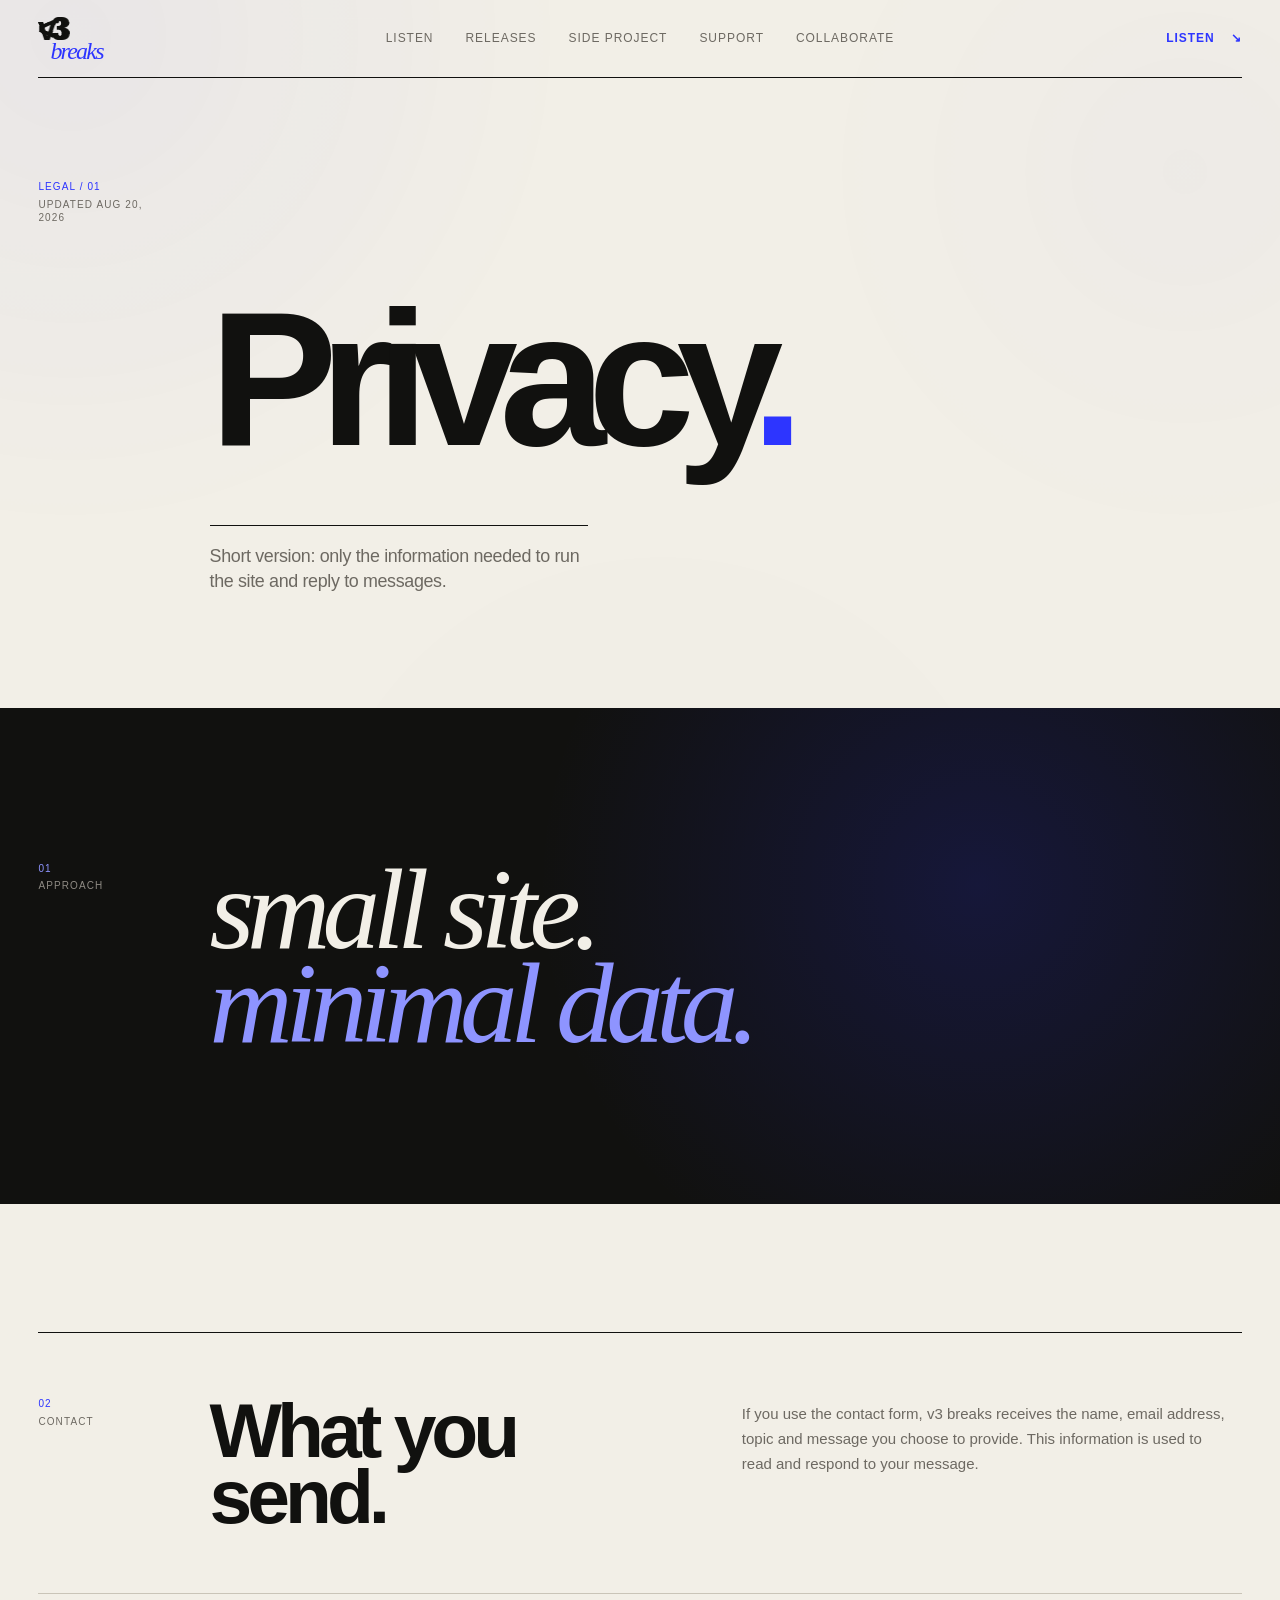
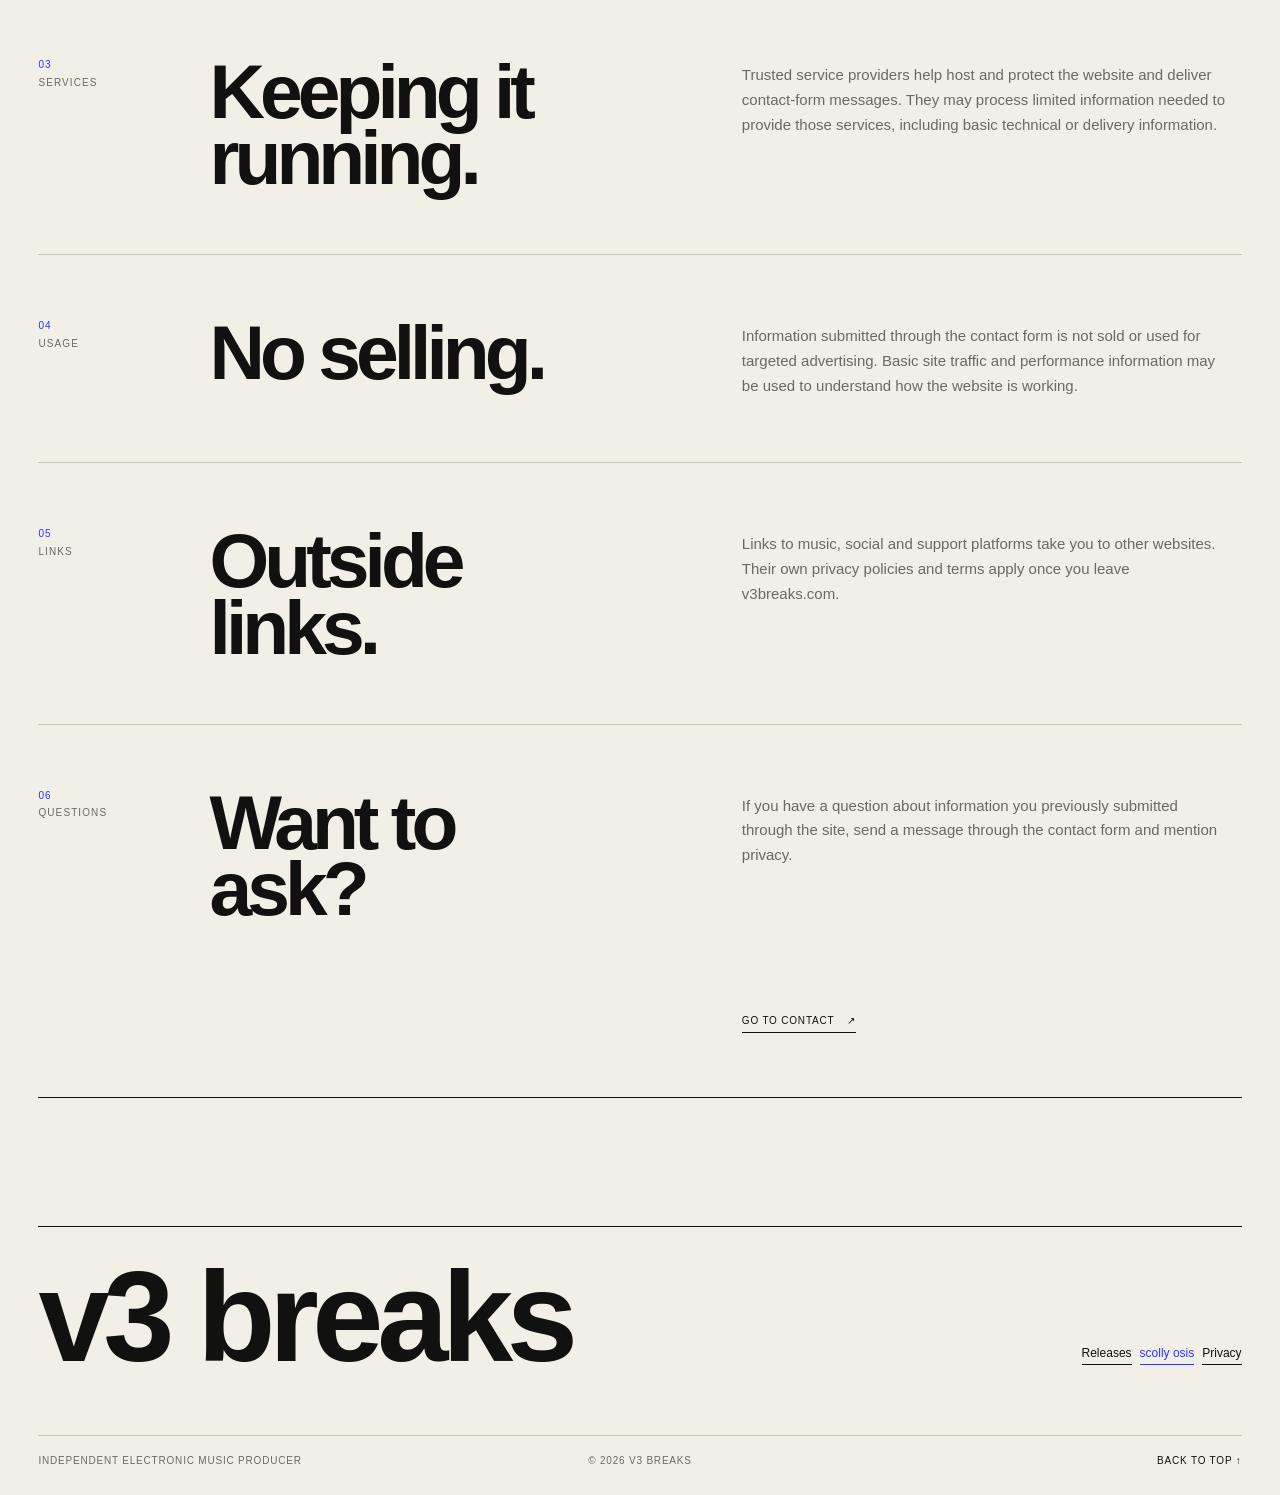
<file: privacy/index.html>
<!doctype html>
<html lang="en">
  <head>
    <meta charset="utf-8" />
    <meta name="viewport" content="width=device-width, initial-scale=1" />
    <meta name="theme-color" content="#f2efe7" />
    <meta name="color-scheme" content="light" />

    <title>Privacy — v3 breaks</title>
    <meta
      name="description"
      content="Simple privacy information for v3breaks.com."
    />
    <link rel="canonical" href="https://v3breaks.com/privacy/" />
    <meta name="robots" content="index,follow" />

    <meta property="og:type" content="website" />
    <meta property="og:site_name" content="v3 breaks" />
    <meta property="og:url" content="https://v3breaks.com/privacy/" />
    <meta property="og:title" content="Privacy — v3 breaks" />
    <meta
      property="og:description"
      content="A short, plain-language privacy policy for v3breaks.com."
    />
    <meta property="og:image" content="https://v3breaks.com/assets/1691.jpg" />

    <link rel="icon" href="/assets/favicon.svg" type="image/svg+xml" />
    <link rel="manifest" href="/site.webmanifest" />
    <link rel="stylesheet" href="/styles.css?v=20260820-1" />
    <link rel="stylesheet" href="/privacy.css?v=20260820-1" />
  </head>
  <body id="top" class="privacy-page">
    <div class="ambient-field" aria-hidden="true"></div>
    <a class="skip-link" href="#main">Skip to content</a>

    <header class="site-header">
      <a class="wordmark brand-lockup" href="../" aria-label="v3 breaks home">
        <span class="brand-mark mark-cycle" aria-hidden="true">
          <span class="mark-face mark-heart">
            <span class="mark-slice mark-slice-top">&lt;3</span>
            <span class="mark-slice mark-slice-mid">&lt;3</span>
            <span class="mark-slice mark-slice-bottom">&lt;3</span>
          </span>
          <span class="mark-face mark-v3">
            <span class="mark-slice mark-slice-top">v3</span>
            <span class="mark-slice mark-slice-mid">v3</span>
            <span class="mark-slice mark-slice-bottom">v3</span>
          </span>
        </span>
        <em class="brand-breaks">breaks</em>
      </a>

      <nav class="nav" aria-label="Primary navigation">
        <a href="../#listen">Listen</a>
        <a href="../releases/">Releases</a>
        <a href="../scolly-osis/">Side Project</a>
        <a href="../#support">Support</a>
        <a href="../#contact">Collaborate</a>
      </nav>

      <a class="header-listen" href="../#listen"
        >Listen <span aria-hidden="true">&#8600;</span></a
      >
    </header>

    <main id="main" class="privacy-main">
      <section class="privacy-hero" aria-labelledby="privacy-title">
        <div class="privacy-kicker">
          <span>Legal / 01</span>
          <span>Updated Aug 20, 2026</span>
        </div>
        <div class="privacy-hero-copy">
          <h1 id="privacy-title">Privacy<span>.</span></h1>
          <p>
            Short version: only the information needed to run the site and reply
            to messages.
          </p>
        </div>
      </section>

      <section class="privacy-statement" aria-label="privacy approach">
        <div class="privacy-statement-inner">
          <div class="privacy-section-label">
            <span>01</span><span>approach</span>
          </div>
          <blockquote>small site.<br /><em>minimal data.</em></blockquote>
        </div>
      </section>

      <section class="privacy-sections" aria-label="Privacy policy">
        <article class="privacy-row">
          <div class="privacy-row-label">
            <span>02</span><span>contact</span>
          </div>
          <div class="privacy-row-copy">
            <h2>What you send.</h2>
            <p>
              If you use the contact form, v3 breaks receives the name, email
              address, topic and message you choose to provide. This information
              is used to read and respond to your message.
            </p>
          </div>
        </article>

        <article class="privacy-row">
          <div class="privacy-row-label">
            <span>03</span><span>services</span>
          </div>
          <div class="privacy-row-copy">
            <h2>Keeping it running.</h2>
            <p>
              Trusted service providers help host and protect the website and
              deliver contact-form messages. They may process limited
              information needed to provide those services, including basic
              technical or delivery information.
            </p>
          </div>
        </article>

        <article class="privacy-row">
          <div class="privacy-row-label"><span>04</span><span>usage</span></div>
          <div class="privacy-row-copy">
            <h2>No selling.</h2>
            <p>
              Information submitted through the contact form is not sold or used
              for targeted advertising. Basic site traffic and performance
              information may be used to understand how the website is working.
            </p>
          </div>
        </article>

        <article class="privacy-row">
          <div class="privacy-row-label"><span>05</span><span>links</span></div>
          <div class="privacy-row-copy">
            <h2>Outside links.</h2>
            <p>
              Links to music, social and support platforms take you to other
              websites. Their own privacy policies and terms apply once you
              leave v3breaks.com.
            </p>
          </div>
        </article>

        <article class="privacy-row privacy-row-last">
          <div class="privacy-row-label">
            <span>06</span><span>questions</span>
          </div>
          <div class="privacy-row-copy">
            <h2>Want to ask?</h2>
            <p>
              If you have a question about information you previously submitted
              through the site, send a message through the contact form and
              mention privacy.
            </p>
            <a class="privacy-contact-link" href="../#contact"
              >Go to contact <span aria-hidden="true">↗</span></a
            >
          </div>
        </article>
      </section>
    </main>

    <footer class="site-footer privacy-footer">
      <div class="footer-top">
        <a class="footer-wordmark" href="../">v3 breaks</a>
        <div class="social-links" aria-label="Site links">
          <a class="social-link" href="../releases/">Releases</a>
          <a class="social-link project-social-link" href="../scolly-osis/"
            >scolly osis</a
          >
          <a class="social-link" href="./" aria-current="page">Privacy</a>
        </div>
      </div>
      <div class="footer-bottom">
        <span>Independent electronic music producer</span>
        <span>&copy; 2026 v3 breaks</span>
        <a href="#top">Back to top &uarr;</a>
      </div>
    </footer>
  </body>
</html>
</file>
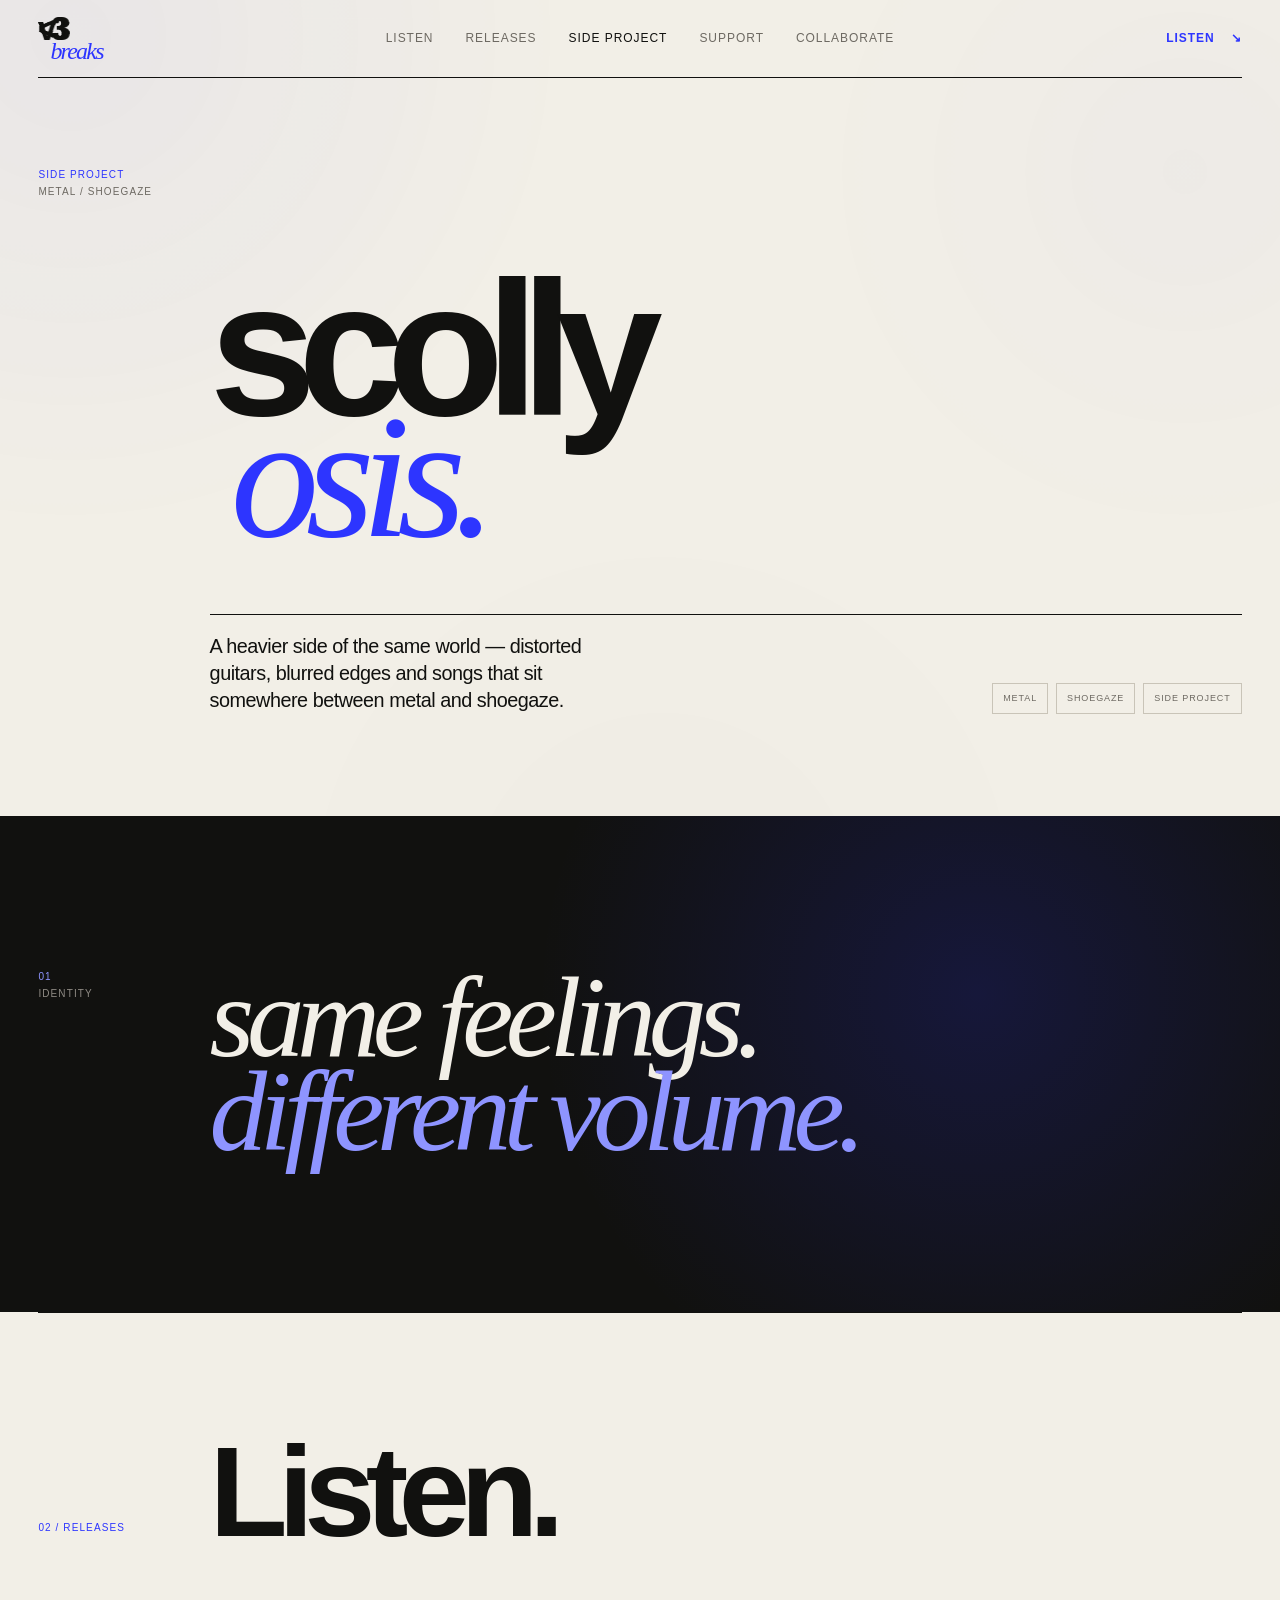
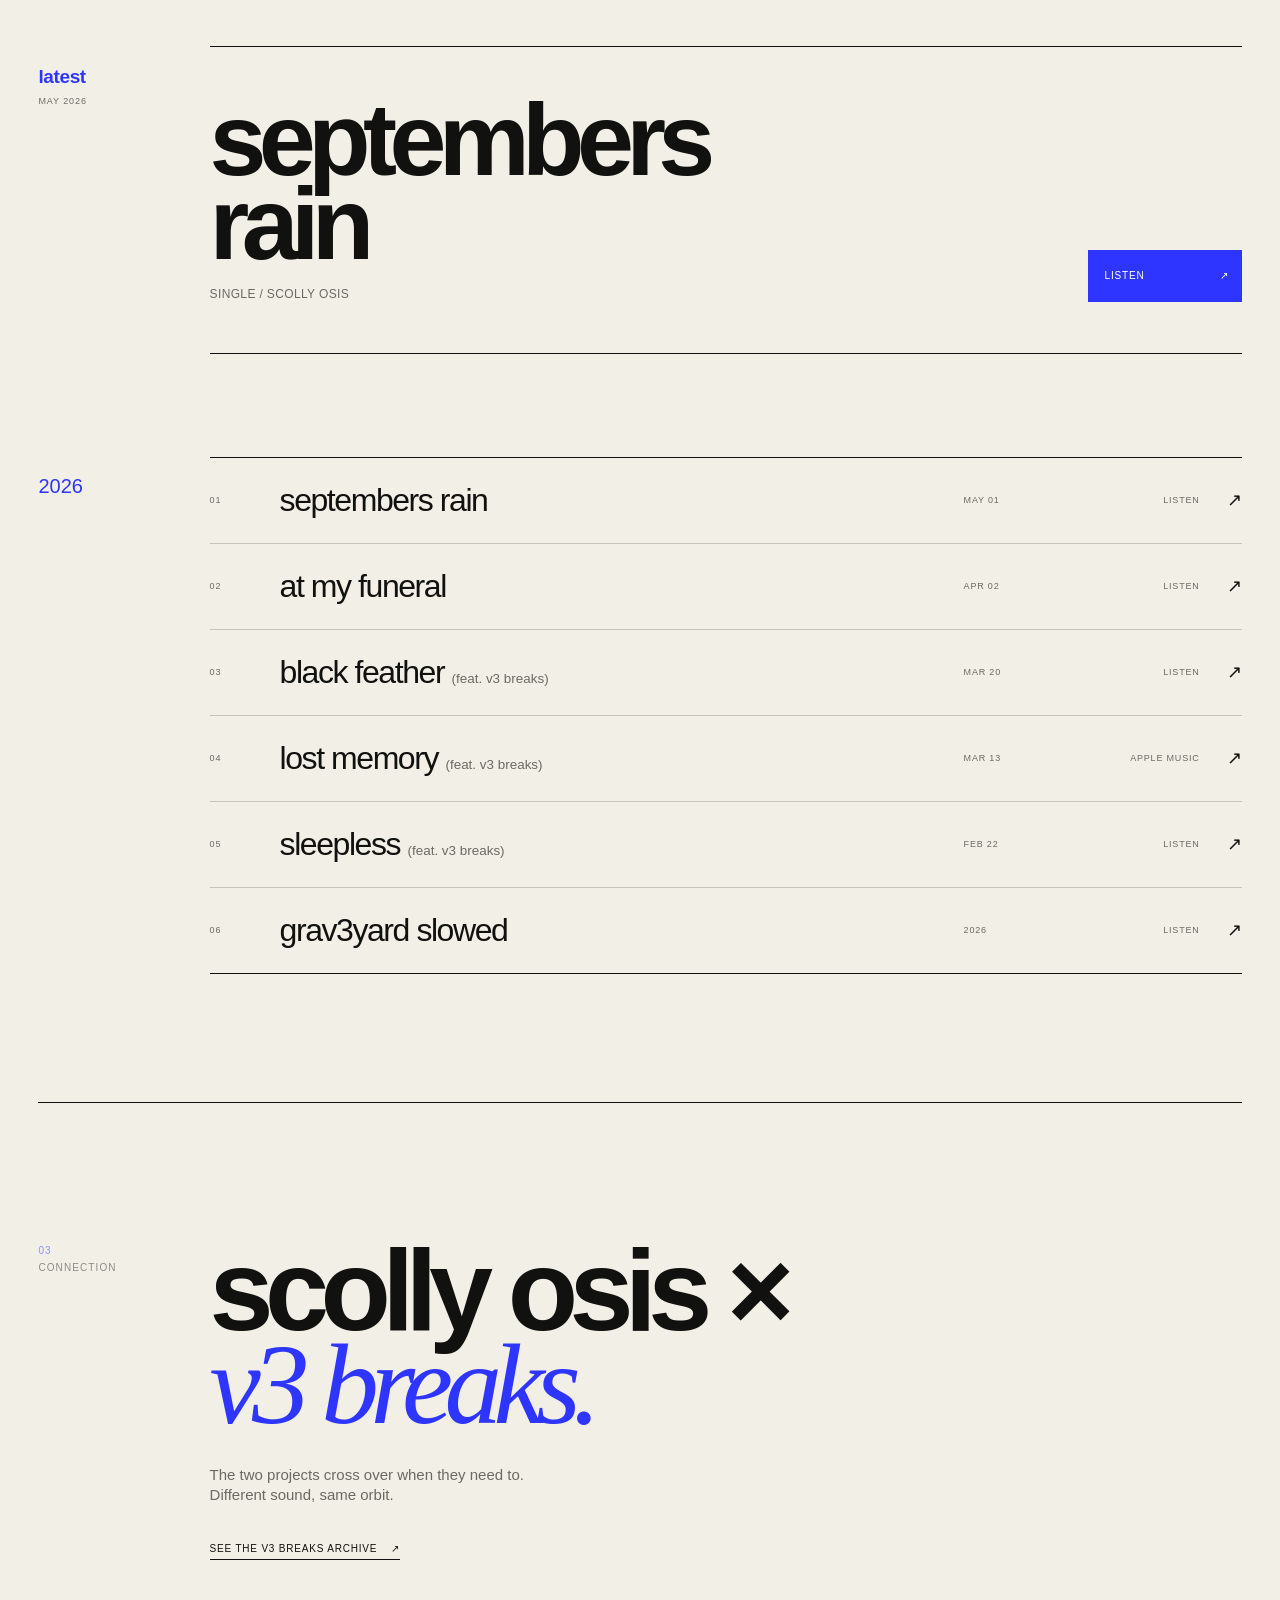
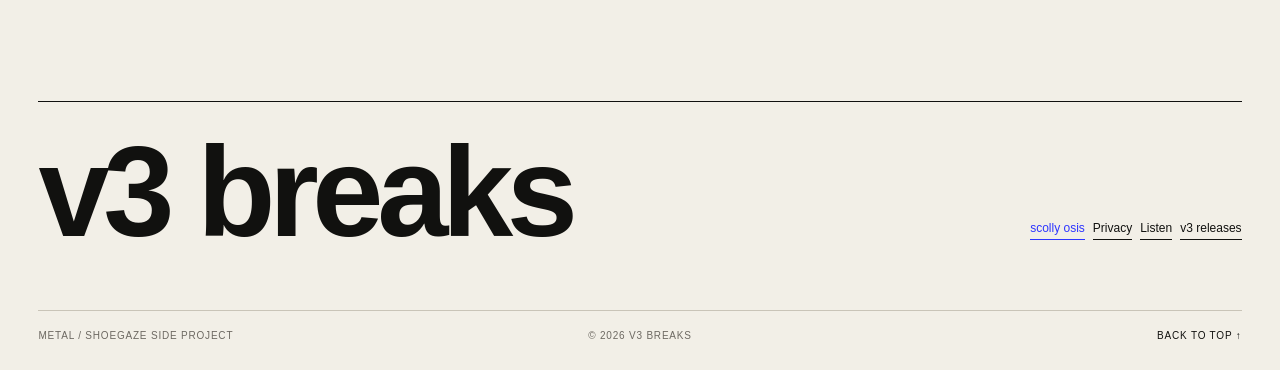
<file: scolly-osis/index.html>
<!doctype html>
<html lang="en">
  <head>
    <meta charset="utf-8" />
    <meta name="viewport" content="width=device-width, initial-scale=1" />
    <meta name="theme-color" content="#f2efe7" />
    <meta name="color-scheme" content="light" />

    <title>scolly osis — side project by v3 breaks</title>
    <meta
      name="description"
      content="scolly osis — the metal / shoegaze side project connected to v3 breaks. Releases, collaborations and listening links."
    />
    <link rel="canonical" href="https://v3breaks.com/scolly-osis/" />

    <meta property="og:type" content="website" />
    <meta property="og:site_name" content="v3 breaks" />
    <meta property="og:url" content="https://v3breaks.com/scolly-osis/" />
    <meta property="og:title" content="scolly osis — metal / shoegaze" />
    <meta
      property="og:description"
      content="The side project from the v3 breaks universe — metal / shoegaze, releases and collaborations."
    />
    <meta
      property="og:image"
      content="https://v3breaks.com/assets/scolly-osis-social.png"
    />
    <meta property="og:image:alt" content="scolly osis — metal / shoegaze" />

    <meta name="twitter:card" content="summary_large_image" />
    <meta name="twitter:title" content="scolly osis — metal / shoegaze" />
    <meta
      name="twitter:description"
      content="The side project from the v3 breaks universe — metal / shoegaze, releases and collaborations."
    />
    <meta
      name="twitter:image"
      content="https://v3breaks.com/assets/scolly-osis-social.png"
    />

    <link rel="icon" href="/assets/favicon.svg" type="image/svg+xml" />
    <link rel="manifest" href="/site.webmanifest" />
    <link rel="stylesheet" href="/styles.css?v=20260820-1" />
    <link rel="stylesheet" href="/scolly-osis.css?v=20260820-1" />
  </head>
  <body id="top" class="scolly-page">
    <div class="ambient-field" aria-hidden="true"></div>
    <a class="skip-link" href="#main">Skip to content</a>

    <header class="site-header">
      <a class="wordmark brand-lockup" href="../" aria-label="v3 breaks home">
        <span class="brand-mark mark-cycle" aria-hidden="true">
          <span class="mark-face mark-heart">
            <span class="mark-slice mark-slice-top">&lt;3</span>
            <span class="mark-slice mark-slice-mid">&lt;3</span>
            <span class="mark-slice mark-slice-bottom">&lt;3</span>
          </span>
          <span class="mark-face mark-v3">
            <span class="mark-slice mark-slice-top">v3</span>
            <span class="mark-slice mark-slice-mid">v3</span>
            <span class="mark-slice mark-slice-bottom">v3</span>
          </span>
        </span>
        <em class="brand-breaks">breaks</em>
      </a>

      <nav class="nav" aria-label="Primary navigation">
        <a href="../#listen">Listen</a>
        <a href="../releases/">Releases</a>
        <a href="./" aria-current="page">Side Project</a>
        <a href="../#support">Support</a>
        <a href="../#contact">Collaborate</a>
      </nav>

      <a class="header-listen" href="#scolly-listen">
        Listen <span aria-hidden="true">&#8600;</span>
      </a>
    </header>

    <main id="main">
      <section class="scolly-main scolly-hero" aria-labelledby="scolly-title">
        <div class="scolly-kicker">
          <span>Side project</span>
          <span>metal / shoegaze</span>
        </div>

        <div class="scolly-hero-copy">
          <h1 class="scolly-title" id="scolly-title">scolly <em>osis.</em></h1>
          <div class="scolly-intro">
            <p>
              A heavier side of the same world — distorted guitars, blurred
              edges and songs that sit somewhere between metal and shoegaze.
            </p>
            <div class="scolly-tags" aria-label="Project tags">
              <span>metal</span>
              <span>shoegaze</span>
              <span>side project</span>
            </div>
          </div>
        </div>
      </section>

      <section class="scolly-statement" aria-label="scolly osis statement">
        <div class="scolly-statement-inner">
          <div class="scolly-section-label">
            <span>01</span>
            <span>identity</span>
          </div>
          <blockquote>
            same feelings.<br /><em>different volume.</em>
          </blockquote>
        </div>
      </section>

      <section
        class="scolly-main scolly-catalog"
        id="scolly-listen"
        aria-labelledby="scolly-listen-title"
      >
        <div class="scolly-catalog-head">
          <p>02 / releases</p>
          <h2 id="scolly-listen-title">Listen.</h2>
        </div>

        <div class="scolly-latest">
          <div class="scolly-latest-label">
            <strong>latest</strong>
            <span>May 2026</span>
          </div>
          <div class="scolly-latest-card">
            <div>
              <h3>septembers rain</h3>
              <p>single / scolly osis</p>
            </div>
            <a
              class="scolly-listen-button"
              href="https://distrokid.com/hyperfollow/scollyosis/septembers-rain"
              target="_blank"
              rel="noopener noreferrer"
            >
              Listen <span aria-hidden="true">↗</span>
            </a>
          </div>
        </div>

        <div class="scolly-release-group">
          <div class="scolly-year">2026</div>
          <div class="scolly-rows">
            <a
              class="scolly-row"
              href="https://distrokid.com/hyperfollow/scollyosis/septembers-rain"
              target="_blank"
              rel="noopener noreferrer"
            >
              <span class="scolly-row-index">01</span>
              <span class="scolly-row-title">septembers rain</span>
              <span class="scolly-row-date">May 01</span>
              <span class="scolly-row-destination">listen</span>
              <span class="scolly-row-arrow" aria-hidden="true">↗</span>
            </a>
            <a
              class="scolly-row"
              href="https://distrokid.com/hyperfollow/scollyosis/at-my-funeral"
              target="_blank"
              rel="noopener noreferrer"
            >
              <span class="scolly-row-index">02</span>
              <span class="scolly-row-title">at my funeral</span>
              <span class="scolly-row-date">Apr 02</span>
              <span class="scolly-row-destination">listen</span>
              <span class="scolly-row-arrow" aria-hidden="true">↗</span>
            </a>
            <a
              class="scolly-row"
              href="https://music.amazon.com/tracks/B0GSKR1KNS"
              target="_blank"
              rel="noopener noreferrer"
            >
              <span class="scolly-row-index">03</span>
              <span class="scolly-row-title"
                >black feather <small>(feat. v3 breaks)</small></span
              >
              <span class="scolly-row-date">Mar 20</span>
              <span class="scolly-row-destination">listen</span>
              <span class="scolly-row-arrow" aria-hidden="true">↗</span>
            </a>
            <a
              class="scolly-row"
              href="https://music.apple.com/us/album/lost-memory-feat-v3-breaks-single/1884220056"
              target="_blank"
              rel="noopener noreferrer"
            >
              <span class="scolly-row-index">04</span>
              <span class="scolly-row-title"
                >lost memory <small>(feat. v3 breaks)</small></span
              >
              <span class="scolly-row-date">Mar 13</span>
              <span class="scolly-row-destination">Apple Music</span>
              <span class="scolly-row-arrow" aria-hidden="true">↗</span>
            </a>
            <a
              class="scolly-row"
              href="https://distrokid.com/hyperfollow/scollyosis/sleepless-feat-v3-breaks"
              target="_blank"
              rel="noopener noreferrer"
            >
              <span class="scolly-row-index">05</span>
              <span class="scolly-row-title"
                >sleepless <small>(feat. v3 breaks)</small></span
              >
              <span class="scolly-row-date">Feb 22</span>
              <span class="scolly-row-destination">listen</span>
              <span class="scolly-row-arrow" aria-hidden="true">↗</span>
            </a>
            <a
              class="scolly-row"
              href="https://distrokid.com/hyperfollow/scollyosis/grav3yard-slowed"
              target="_blank"
              rel="noopener noreferrer"
            >
              <span class="scolly-row-index">06</span>
              <span class="scolly-row-title">grav3yard slowed</span>
              <span class="scolly-row-date">2026</span>
              <span class="scolly-row-destination">listen</span>
              <span class="scolly-row-arrow" aria-hidden="true">↗</span>
            </a>
          </div>
        </div>
      </section>

      <section
        class="scolly-main scolly-cross"
        aria-labelledby="scolly-cross-title"
      >
        <div class="scolly-section-label">
          <span>03</span>
          <span>connection</span>
        </div>
        <div class="scolly-cross-copy">
          <h2 id="scolly-cross-title">scolly osis × <em>v3 breaks.</em></h2>
          <p>
            The two projects cross over when they need to. Different sound, same
            orbit.
          </p>
          <a class="scolly-back-link" href="../releases/"
            >See the v3 breaks archive <span aria-hidden="true">↗</span></a
          >
        </div>
      </section>
    </main>

    <footer class="site-footer scolly-footer">
      <div class="footer-top">
        <a class="footer-wordmark" href="../">v3 breaks</a>
        <div class="social-links" aria-label="Project links">
          <a class="social-link project-social-link" href="./">scolly osis</a>
          <a class="social-link" href="../privacy/">Privacy</a>
          <a
            class="social-link"
            href="https://distrokid.com/hyperfollow/scollyosis/septembers-rain"
            target="_blank"
            rel="noopener noreferrer"
            >Listen</a
          >
          <a class="social-link" href="../releases/">v3 releases</a>
        </div>
      </div>
      <div class="footer-bottom">
        <span>metal / shoegaze side project</span>
        <span>&copy; 2026 v3 breaks</span>
        <a href="#top">Back to top &uarr;</a>
      </div>
    </footer>
  </body>
</html>
</file>
<file: styles.css>
:root {
  --paper: #f2efe7;
  --paper-2: #e8e4da;
  --ink: #11110f;
  --muted: #6d6962;
  --line: #c9c4b8;
  --blue: #2d35ff;
  --blue-dark: #2027da;
  --pad: clamp(18px, 3vw, 44px);
  --max: 1500px;
}

* { box-sizing: border-box; }
html { scroll-behavior: smooth; background: var(--paper); }
body {
  margin: 0;
  min-width: 320px;
  color: var(--ink);
  background: var(--paper);
  font-family: Arial, Helvetica, sans-serif;
  line-height: 1.35;
  -webkit-font-smoothing: antialiased;
  text-rendering: optimizeLegibility;
}

::selection { background: var(--blue); color: #fff; }
a { color: inherit; }
button, input, select, textarea { font: inherit; }
img { display: block; max-width: 100%; }

.skip-link {
  position: fixed;
  left: 14px;
  top: 12px;
  z-index: 100;
  padding: 10px 14px;
  transform: translateY(-160%);
  background: var(--ink);
  color: var(--paper);
  text-decoration: none;
}
.skip-link:focus { transform: translateY(0); }

.site-header,
.hero,
.section,
.site-footer {
  width: min(100% - (var(--pad) * 2), var(--max));
  margin-inline: auto;
}

.site-header {
  height: 78px;
  display: grid;
  grid-template-columns: 1fr auto 1fr;
  align-items: center;
  border-bottom: 1px solid var(--ink);
}

.wordmark,
.footer-wordmark {
  width: max-content;
  text-decoration: none;
  font-weight: 700;
  letter-spacing: -.05em;
}
.wordmark { font-size: 22px; }

.nav {
  display: flex;
  align-items: center;
  gap: clamp(18px, 2.5vw, 40px);
}
.nav a,
.header-listen {
  font-size: 12px;
  text-decoration: none;
  text-transform: uppercase;
  letter-spacing: .08em;
}
.nav a {
  color: var(--muted);
  transition: color 160ms ease;
}
.nav a:hover,
.nav a:focus-visible { color: var(--ink); }

.header-listen {
  justify-self: end;
  display: inline-flex;
  gap: 16px;
  align-items: center;
  color: var(--blue);
  font-weight: 700;
}

.hero {
  min-height: calc(100svh - 78px);
  display: grid;
  grid-template-columns: minmax(0, 1.48fr) minmax(300px, .52fr);
  gap: clamp(40px, 5vw, 82px);
  padding: clamp(42px, 5vw, 72px) 0 clamp(70px, 8vw, 120px);
  align-items: stretch;
}
.hero-copy {
  min-height: 620px;
  display: flex;
  flex-direction: column;
  justify-content: space-between;
}
.hero-meta {
  display: flex;
  justify-content: space-between;
  gap: 24px;
  padding-right: 12px;
  font-size: 11px;
  text-transform: uppercase;
  letter-spacing: .09em;
  color: var(--muted);
}
.hero h1 {
  margin: auto 0;
  padding: clamp(24px, 4vw, 70px) 0;
  font-size: clamp(104px, 15.5vw, 250px);
  line-height: .74;
  letter-spacing: -.09em;
  font-weight: 700;
}
.hero h1 span,
.hero h1 em { display: block; }
.hero h1 em {
  margin-left: .22em;
  color: var(--blue);
  font-family: Georgia, "Times New Roman", serif;
  font-weight: 400;
  font-style: italic;
  letter-spacing: -.075em;
}
.hero-footer {
  display: grid;
  grid-template-columns: minmax(220px, 1fr) minmax(300px, auto);
  gap: 32px;
  align-items: end;
  border-top: 1px solid var(--ink);
  padding-top: 18px;
}
.hero-footer > p {
  max-width: 38ch;
  margin: 0;
  font-size: clamp(17px, 1.45vw, 22px);
  letter-spacing: -.02em;
}
.hero-actions,
.release-links,
.support-links,
.social-links {
  display: flex;
  flex-wrap: wrap;
  gap: 8px;
}
.hero-actions { justify-content: flex-end; }

.action-link {
  min-height: 44px;
  display: inline-flex;
  align-items: center;
  justify-content: space-between;
  gap: 24px;
  padding: 10px 14px;
  border: 1px solid var(--ink);
  background: transparent;
  color: var(--ink);
  text-decoration: none;
  font-size: 12px;
  text-transform: uppercase;
  letter-spacing: .06em;
  transition: background 150ms ease, color 150ms ease, transform 150ms ease;
}
.action-link:hover,
.action-link:focus-visible {
  background: var(--ink);
  color: var(--paper);
  transform: translateY(-1px);
}
.action-link.primary {
  border-color: var(--blue);
  background: var(--blue);
  color: #fff;
}
.action-link.primary:hover,
.action-link.primary:focus-visible { background: var(--blue-dark); }

.hero-release {
  align-self: end;
  margin: 0;
}
.cover-link {
  position: relative;
  display: block;
  overflow: hidden;
  background: var(--paper-2);
  border: 1px solid var(--ink);
}
.cover-link img {
  width: 100%;
  aspect-ratio: 1;
  object-fit: cover;
  transition: transform 450ms cubic-bezier(.2,.75,.25,1);
}
.cover-link:hover img,
.cover-link:focus-visible img { transform: scale(1.015); }
.cover-corner {
  position: absolute;
  right: 12px;
  top: 12px;
  width: 40px;
  height: 40px;
  display: grid;
  place-items: center;
  background: var(--blue);
  color: white;
  font-size: 20px;
}
.hero-release figcaption {
  display: grid;
  grid-template-columns: auto 1fr;
  gap: 20px;
  padding-top: 13px;
  font-size: 11px;
}
.hero-release figcaption span {
  text-transform: uppercase;
  letter-spacing: .08em;
  color: var(--muted);
}
.hero-release figcaption strong {
  justify-self: end;
  max-width: 19ch;
  text-align: right;
  font-size: 13px;
  line-height: 1.25;
}

.section {
  display: grid;
  grid-template-columns: 120px 1fr;
  gap: clamp(28px, 4vw, 70px);
  padding: clamp(90px, 10vw, 160px) 0;
  border-top: 1px solid var(--ink);
}
.section-label {
  display: flex;
  flex-direction: column;
  gap: 3px;
  font-size: 10px;
  text-transform: uppercase;
  letter-spacing: .11em;
  color: var(--muted);
}
.section-label span:first-child { color: var(--blue); }
.section-main { min-width: 0; }
.section-intro {
  display: grid;
  grid-template-columns: 1fr minmax(240px, .43fr);
  gap: 40px;
  align-items: end;
  margin-bottom: 62px;
}
h2 {
  margin: 0;
  font-size: clamp(58px, 8vw, 128px);
  line-height: .84;
  letter-spacing: -.07em;
  font-weight: 700;
}
h2 em {
  font-family: Georgia, "Times New Roman", serif;
  font-weight: 400;
  font-style: italic;
  color: var(--blue);
}
.section-intro > p {
  max-width: 31ch;
  margin: 0;
  color: var(--muted);
  font-size: 14px;
}

.platform-list { border-top: 1px solid var(--ink); }
.platform-link {
  min-height: 86px;
  display: grid;
  grid-template-columns: 56px 1fr auto auto;
  gap: 18px;
  align-items: center;
  border-bottom: 1px solid var(--line);
  text-decoration: none;
  transition: padding 170ms ease, color 170ms ease, border-color 170ms ease;
}
.platform-link:last-child { border-bottom-color: var(--ink); }
.platform-link:hover,
.platform-link:focus-visible {
  padding-left: 10px;
  color: var(--blue);
  border-bottom-color: var(--blue);
}
.platform-index {
  color: var(--muted);
  font-size: 10px;
  letter-spacing: .08em;
}
.platform-name {
  font-size: clamp(24px, 3vw, 44px);
  line-height: 1;
  letter-spacing: -.045em;
}
.platform-meta {
  color: var(--muted);
  font-size: 10px;
  text-transform: uppercase;
  letter-spacing: .08em;
}
.platform-arrow { font-size: 20px; }

.release { background: var(--ink); color: var(--paper); width: 100%; max-width: none; padding-left: max(var(--pad), calc((100vw - var(--max)) / 2 + var(--pad))); padding-right: max(var(--pad), calc((100vw - var(--max)) / 2 + var(--pad))); }
.release .section-label { color: #88857f; }
.release .section-label span:first-child { color: #8e94ff; }
.release-layout {
  display: grid;
  grid-template-columns: minmax(0, 1fr) minmax(270px, .42fr);
  gap: clamp(50px, 8vw, 130px);
  align-items: end;
}
.release-meta,
.contact-kicker,
.form-note {
  margin: 0;
  font-size: 10px;
  text-transform: uppercase;
  letter-spacing: .10em;
}
.release-meta { color: #a7a39b; margin-bottom: 20px; }
.release-heading h2 {
  font-size: clamp(55px, 7.8vw, 126px);
  overflow-wrap: anywhere;
}
.release-aside > p {
  margin: 0 0 28px;
  max-width: 42ch;
  color: #bbb7af;
  font-size: 15px;
}
.release .action-link { border-color: #68645e; color: var(--paper); }
.release .action-link:hover,
.release .action-link:focus-visible { border-color: var(--paper); background: var(--paper); color: var(--ink); }
.release .action-link.primary { border-color: #fff; background: #fff; color: var(--ink); }

.support-layout {
  display: grid;
  grid-template-columns: minmax(0, 1fr) minmax(280px, .48fr);
  gap: clamp(50px, 8vw, 120px);
  align-items: end;
}
.support-aside > p {
  margin: 0 0 28px;
  color: var(--muted);
  font-size: 15px;
  max-width: 46ch;
}

.contact { border-top-color: var(--ink); }
.contact-layout {
  display: grid;
  grid-template-columns: minmax(0, .9fr) minmax(360px, .65fr);
  gap: clamp(60px, 10vw, 160px);
  align-items: start;
}
.contact-kicker { color: var(--muted); margin-bottom: 26px; }
.contact-copy h2 { font-size: clamp(56px, 7.2vw, 116px); }
.email-link {
  display: inline-block;
  margin-top: 42px;
  color: var(--blue);
  font-size: clamp(18px, 2vw, 28px);
  text-underline-offset: 6px;
}
.contact-form { display: grid; gap: 20px; }
.contact-form label { display: grid; gap: 8px; }
.contact-form label > span {
  color: var(--muted);
  font-size: 10px;
  text-transform: uppercase;
  letter-spacing: .09em;
}
.contact-form input,
.contact-form select,
.contact-form textarea {
  width: 100%;
  border: 0;
  border-bottom: 1px solid var(--ink);
  border-radius: 0;
  padding: 10px 0 13px;
  background: transparent;
  color: var(--ink);
  outline: none;
}
.contact-form textarea { resize: vertical; min-height: 110px; }
.contact-form input:focus,
.contact-form select:focus,
.contact-form textarea:focus { border-bottom-color: var(--blue); }
.submit-button {
  width: 100%;
  min-height: 54px;
  display: flex;
  justify-content: space-between;
  align-items: center;
  gap: 24px;
  padding: 12px 16px;
  border: 1px solid var(--blue);
  background: var(--blue);
  color: #fff;
  cursor: pointer;
  font-size: 12px;
  text-transform: uppercase;
  letter-spacing: .08em;
  transition: background 150ms ease;
}
.submit-button:hover,
.submit-button:focus-visible { background: var(--blue-dark); }
.form-note { color: var(--muted); text-transform: none; letter-spacing: .01em; line-height: 1.5; }

.site-footer {
  padding: 42px 0 28px;
  border-top: 1px solid var(--ink);
}
.footer-top {
  display: flex;
  justify-content: space-between;
  align-items: flex-end;
  gap: 40px;
  padding-bottom: 70px;
}
.footer-wordmark { font-size: clamp(64px, 10vw, 160px); line-height: .75; }
.social-links { justify-content: flex-end; }
.social-link {
  text-decoration: none;
  font-size: 12px;
  border-bottom: 1px solid var(--ink);
  padding-bottom: 3px;
}
.social-link:hover,
.social-link:focus-visible { color: var(--blue); border-color: var(--blue); }
.project-social-link { color: var(--blue); border-color: var(--blue); }
.footer-bottom {
  display: grid;
  grid-template-columns: 1fr auto 1fr;
  gap: 20px;
  padding-top: 18px;
  border-top: 1px solid var(--line);
  color: var(--muted);
  font-size: 10px;
  text-transform: uppercase;
  letter-spacing: .08em;
}
.footer-bottom a { justify-self: end; color: var(--ink); text-decoration: none; }

.noscript {
  position: fixed;
  inset: auto 12px 12px;
  z-index: 50;
  padding: 12px 14px;
  background: var(--ink);
  color: var(--paper);
  font-size: 13px;
}

:focus-visible { outline: 2px solid var(--blue); outline-offset: 4px; }



/* homepage simplification: animated logo in the top-left, listening links first */
.wordmark.brand-lockup {
  display: grid;
  grid-template-rows: 27px 20px;
  align-content: center;
  justify-items: start;
  width: 92px;
  height: 52px;
  font-size: 0;
  line-height: 1;
  text-decoration: none;
}

.brand-lockup .brand-mark.mark-cycle {
  position: relative;
  grid-row: 1;
  width: 43px;
  height: 27px;
  margin: 0;
  font-size: 34px;
  line-height: .79;
  overflow: visible;
}

.brand-lockup .brand-breaks {
  grid-row: 2;
  display: block;
  margin: 0 0 0 12px;
  color: var(--blue);
  font-family: Georgia, "Times New Roman", serif;
  font-size: 24px;
  line-height: .82;
  font-style: italic;
  font-weight: 400;
  letter-spacing: -.075em;
  white-space: nowrap;
}

.landing-listen {
  min-height: calc(100svh - 78px);
  padding-top: clamp(38px, 6vw, 86px);
  border-top: 0;
  align-items: start;
}

.landing-intro {
  margin-bottom: clamp(42px, 6vw, 72px);
}

.landing-intro h1 {
  margin: 0;
  font-size: clamp(76px, 9vw, 148px);
  line-height: .84;
  letter-spacing: -.078em;
  font-weight: 700;
}

.landing-intro p {
  max-width: 31ch;
  margin: 0;
  color: var(--muted);
  font-size: 14px;
}

@media (max-width: 900px) {
  .site-header { grid-template-columns: 1fr auto; }
  .nav { display: none; }
  .wordmark.brand-lockup {
    grid-template-rows: 24px 18px;
    width: 82px;
    height: 46px;
  }
  .brand-lockup .brand-mark.mark-cycle {
    width: 38px;
    height: 24px;
    font-size: 30px;
  }
  .brand-lockup .brand-breaks {
    margin-left: 10px;
    font-size: 21px;
  }
  .landing-listen { min-height: auto; }
  .hero {
    min-height: auto;
    grid-template-columns: 1fr;
    gap: 58px;
  }
  .hero-copy { min-height: 560px; }
  .hero h1 { font-size: clamp(105px, 26vw, 220px); }
  .hero-release { width: min(72vw, 520px); justify-self: end; }
  .section { grid-template-columns: 72px 1fr; }
  .section-intro,
  .release-layout,
  .support-layout,
  .contact-layout { grid-template-columns: 1fr; }
  .section-intro { gap: 22px; }
  .section-intro > p { max-width: 42ch; }
  .release-aside,
  .support-aside { max-width: 520px; }
  .contact-layout { gap: 64px; }
}

@media (max-width: 620px) {
  :root { --pad: 16px; }
  .site-header { height: 66px; }
  .wordmark { font-size: 19px; }
  .hero { padding-top: 22px; padding-bottom: 76px; gap: 44px; }
  .landing-intro h1 { font-size: clamp(62px, 18vw, 108px); line-height: .86; }
  .hero-copy { min-height: 510px; }
  .hero-meta { font-size: 9px; }
  .hero-meta span:last-child { display: none; }
  .hero h1 { font-size: clamp(94px, 30vw, 150px); line-height: .74; }
  .mark-cycle { width: .95em; height: .82em; font-size: .72em; }
  .hero h1 em { margin-left: .12em; }
  .breaks-word { font-size: .92em; margin-top: -.015em; }
  .hero-footer { grid-template-columns: 1fr; gap: 24px; }
  .hero-footer > p { max-width: 26ch; }
  .hero-actions { justify-content: flex-start; }
  .hero-actions .action-link { flex: 1 1 calc(50% - 4px); }
  .hero-actions .action-link:first-child { flex-basis: 100%; }
  .hero-release { width: 88vw; }
  .hero-release figcaption { grid-template-columns: 1fr; gap: 6px; }
  .hero-release figcaption strong { justify-self: start; text-align: left; }

  .section { grid-template-columns: 1fr; gap: 30px; padding: 76px 0; }
  .section-label { flex-direction: row; justify-content: space-between; }
  .section-intro { margin-bottom: 42px; }
  h2 { font-size: clamp(52px, 16vw, 78px); }

  .platform-link {
    min-height: 76px;
    grid-template-columns: 34px 1fr auto;
    gap: 10px;
  }
  .platform-meta { display: none; }
  .platform-name { font-size: clamp(24px, 8vw, 34px); }

  .release {
    padding-left: var(--pad);
    padding-right: var(--pad);
  }
  .release-heading h2 { font-size: clamp(52px, 15vw, 78px); }
  .release-aside { margin-top: 6px; }
  .release-links { grid-template-columns: 1fr; }
  .release-links .action-link,
  .support-links .action-link { flex: 1 1 100%; }
  .support-layout { gap: 42px; }
  .contact-copy h2 { font-size: clamp(54px, 15vw, 80px); }
  .email-link { margin-top: 30px; }

  .footer-top { align-items: flex-start; flex-direction: column; padding-bottom: 46px; }
  .social-links { justify-content: flex-start; }
  .footer-bottom { grid-template-columns: 1fr 1fr; }
  .footer-bottom span:first-child { display: none; }
  .footer-bottom a { justify-self: end; }
}

@media (prefers-reduced-motion: reduce) {
  html { scroll-behavior: auto; }
  *, *::before, *::after {
    transition-duration: .01ms !important;
    animation-duration: .01ms !important;
    animation-iteration-count: 1 !important;
  }
}

/* 2026 motion + interaction pass */
body {
  position: relative;
  isolation: isolate;
  overflow-x: hidden;
}

.ambient-field {
  position: fixed;
  inset: -18vmax;
  z-index: 0;
  pointer-events: none;
  background:
    radial-gradient(circle at 18% 20%, rgba(45, 53, 255, .075) 0, rgba(45, 53, 255, 0) 29%),
    radial-gradient(circle at 82% 30%, rgba(45, 53, 255, .035) 0, rgba(45, 53, 255, 0) 24%),
    radial-gradient(circle at 52% 84%, rgba(17, 17, 15, .022) 0, rgba(17, 17, 15, 0) 32%);
  opacity: .58;
  transform: translate3d(-.7%, -.5%, 0) scale(1);
  animation: ambient-drift 24s ease-in-out infinite alternate;
  will-change: transform, opacity;
}

.site-header,
main,
.site-footer {
  position: relative;
  z-index: 1;
}

@keyframes ambient-drift {
  0% {
    opacity: .46;
    transform: translate3d(-.7%, -.5%, 0) scale(1);
  }
  50% {
    opacity: .62;
    transform: translate3d(.6%, .35%, 0) scale(1.012);
  }
  100% {
    opacity: .50;
    transform: translate3d(-.15%, .7%, 0) scale(1.024);
  }
}

/* Heart-to-v3 identity loop. The accessible h1 stays "v3 breaks".
   The swap is intentionally hard and fast: three horizontal slices shear by a
   few pixels, the glyph switches at the cut, then everything locks back in. */
.mark-cycle {
  position: relative;
  display: block !important;
  width: 1.10em;
  height: .94em;
  margin-left: .015em;
  font-size: .82em;
  line-height: .82;
  overflow: visible;
  isolation: isolate;
}

.mark-face {
  position: absolute;
  inset: 0;
  display: block !important;
  color: var(--ink);
  font-family: Arial, Helvetica, sans-serif;
  font-style: normal;
  font-weight: 800;
  letter-spacing: -.11em;
  white-space: nowrap;
  transform-origin: left center;
}

/* <3 is optically wider than v3 in Arial. This keeps both states inside the
   same footprint so the lockup never jumps when the mark changes. */
.mark-heart { transform: scaleX(.82); }
.mark-v3 { transform: scaleX(.96); }

.mark-slice {
  position: absolute;
  left: 0;
  top: 0;
  display: block !important;
  width: max-content;
  backface-visibility: hidden;
  transform: translate3d(0, 0, 0);
  will-change: transform, opacity;
}

.mark-slice-top { clip-path: inset(-10% -14% 64% -14%); }
.mark-slice-mid { clip-path: inset(29% -14% 30% -14%); }
.mark-slice-bottom { clip-path: inset(63% -14% -10% -14%); }

.mark-heart .mark-slice-top { --cut-x: .038em; }
.mark-heart .mark-slice-mid { --cut-x: -.048em; }
.mark-heart .mark-slice-bottom { --cut-x: .025em; }
.mark-v3 .mark-slice-top { --cut-x: -.032em; --enter-x: .032em; }
.mark-v3 .mark-slice-mid { --cut-x: .044em; --enter-x: -.044em; }
.mark-v3 .mark-slice-bottom { --cut-x: -.022em; --enter-x: .022em; }

.mark-heart .mark-slice {
  animation: heart-cut 6.2s linear infinite;
}

.mark-v3 .mark-slice {
  animation: v3-cut 6.2s linear infinite;
}

/* No bounce, rotation, scale-pop or decorative crack. The visible fracture
   lasts ~110ms, then the replacement mark settles in ~90ms. */
@keyframes heart-cut {
  0%, 35.1% {
    opacity: 1;
    transform: translate3d(0, 0, 0);
  }
  36.0% {
    opacity: 1;
    transform: translate3d(var(--cut-x), 0, 0);
  }
  36.15%, 91.9% {
    opacity: 0;
    transform: translate3d(var(--cut-x), 0, 0);
  }
  92.05% {
    opacity: 1;
    transform: translate3d(var(--cut-x), 0, 0);
  }
  93.2%, 100% {
    opacity: 1;
    transform: translate3d(0, 0, 0);
  }
}

@keyframes v3-cut {
  0%, 35.95% {
    opacity: 0;
    transform: translate3d(var(--enter-x), 0, 0);
  }
  36.1% {
    opacity: 1;
    transform: translate3d(var(--enter-x), 0, 0);
  }
  37.35%, 90.9% {
    opacity: 1;
    transform: translate3d(0, 0, 0);
  }
  91.85% {
    opacity: 1;
    transform: translate3d(var(--cut-x), 0, 0);
  }
  92.0%, 100% {
    opacity: 0;
    transform: translate3d(var(--cut-x), 0, 0);
  }
}

.breaks-word {
  /* Keep the blue word visually connected to the mark without letting the
     two glyph boxes collide at large sizes. */
  margin-top: .035em;
  will-change: auto;
}

#listen {
  scroll-margin-top: clamp(18px, 3vw, 44px);
}

/* Keep the same editorial geometry, but make every control feel more tactile. */
.header-listen {
  padding: 8px 0 7px;
  border-bottom: 1px solid transparent;
  transition: gap 180ms ease, border-color 180ms ease, color 180ms ease;
}
.header-listen:hover,
.header-listen:focus-visible {
  gap: 20px;
  border-bottom-color: var(--blue);
}

.action-link {
  position: relative;
  isolation: isolate;
  min-height: 48px;
  gap: 10px;
  overflow: hidden;
  padding: 7px 8px 7px 14px;
  transition: background 170ms ease, color 170ms ease, transform 170ms ease, border-color 170ms ease;
}
.action-link span:first-child,
.action-link span:last-child {
  position: relative;
  z-index: 1;
}
.action-link span:last-child {
  width: 30px;
  height: 30px;
  display: grid;
  place-items: center;
  border-left: 1px solid currentColor;
  transition: transform 180ms cubic-bezier(.2, .75, .25, 1);
}
.action-link:hover span:last-child,
.action-link:focus-visible span:last-child {
  transform: translate3d(2px, -2px, 0);
}
.action-link:active { transform: translateY(0); }

.platform-link {
  background-image: linear-gradient(90deg, rgba(45, 53, 255, .08), rgba(45, 53, 255, 0));
  background-repeat: no-repeat;
  background-size: 0 100%;
  transition: padding 190ms ease, color 190ms ease, border-color 190ms ease, background-size 260ms cubic-bezier(.2, .75, .25, 1);
}
.platform-link:hover,
.platform-link:focus-visible {
  padding-left: 12px;
  background-size: 100% 100%;
}
.platform-arrow {
  transition: transform 180ms cubic-bezier(.2, .75, .25, 1);
}
.platform-link:hover .platform-arrow,
.platform-link:focus-visible .platform-arrow {
  transform: translate3d(3px, -3px, 0);
}

.cover-corner {
  transition: transform 220ms cubic-bezier(.2, .75, .25, 1), background 180ms ease;
}
.cover-link:hover .cover-corner,
.cover-link:focus-visible .cover-corner {
  transform: translate3d(3px, -3px, 0);
  background: var(--blue-dark);
}

.release {
  position: relative;
  isolation: isolate;
  overflow: hidden;
}
.release::before {
  content: "";
  position: absolute;
  z-index: 0;
  inset: -30% -10%;
  pointer-events: none;
  background: radial-gradient(circle at 72% 42%, rgba(45, 53, 255, .22), rgba(45, 53, 255, 0) 34%);
  opacity: .48;
  animation: release-breathe 13s ease-in-out infinite alternate;
}
.release > * {
  position: relative;
  z-index: 1;
}
@keyframes release-breathe {
  0% { opacity: .23; transform: translate3d(-2%, 0, 0) scale(.96); }
  100% { opacity: .58; transform: translate3d(2%, 1%, 0) scale(1.05); }
}

.email-row {
  display: flex;
  flex-wrap: wrap;
  align-items: center;
  gap: 12px 18px;
  margin-top: 42px;
}
.email-link { margin-top: 0; }
.copy-email {
  min-height: 34px;
  padding: 7px 10px;
  border: 1px solid var(--line);
  border-radius: 0;
  background: rgba(242, 239, 231, .32);
  color: var(--muted);
  cursor: pointer;
  font-size: 10px;
  text-transform: uppercase;
  letter-spacing: .08em;
  transition: color 160ms ease, border-color 160ms ease, transform 160ms ease, background 160ms ease;
}
.copy-email:hover,
.copy-email:focus-visible {
  color: var(--blue);
  border-color: var(--blue);
  background: rgba(45, 53, 255, .04);
  transform: translateY(-1px);
}

.contact-form {
  position: relative;
}
.contact-form input,
.contact-form select,
.contact-form textarea {
  transition: border-color 160ms ease, padding-left 180ms ease;
}
.contact-form input:focus,
.contact-form select:focus,
.contact-form textarea:focus {
  padding-left: 6px;
}
.form-trap {
  position: absolute !important;
  left: -10000px !important;
  width: 1px !important;
  height: 1px !important;
  overflow: hidden !important;
}
.submit-button {
  min-height: 58px;
  padding: 7px 8px 7px 16px;
  transition: background 170ms ease, border-color 170ms ease, transform 170ms ease, opacity 170ms ease;
}
.submit-button .button-arrow {
  width: 38px;
  height: 38px;
  display: grid;
  place-items: center;
  border-left: 1px solid rgba(255, 255, 255, .55);
  transition: transform 180ms cubic-bezier(.2, .75, .25, 1);
}
.submit-button:hover .button-arrow,
.submit-button:focus-visible .button-arrow {
  transform: translate3d(3px, -3px, 0);
}
.submit-button:active { transform: translateY(1px); }
.submit-button:disabled {
  cursor: wait;
  opacity: .68;
}
.contact-form.is-sending .button-arrow {
  animation: submit-pulse .7s ease-in-out infinite alternate;
}
@keyframes submit-pulse {
  from { transform: translate3d(0, 0, 0); }
  to { transform: translate3d(3px, -3px, 0); }
}
.form-status {
  min-height: 1.5em;
  margin: -4px 0 0;
  color: var(--muted);
  font-size: 12px;
  line-height: 1.45;
}
.form-status.is-success { color: var(--blue); }
.form-status.is-error { color: var(--ink); }

@media (max-width: 620px) {
  .mark-cycle { height: .90em; }
  .email-row { margin-top: 30px; align-items: flex-start; }
  .copy-email { width: max-content; }
  .ambient-field { inset: -28vmax; }
}




/* Refinement pass: tighter hero lockup + cleaner release buttons */
.hero h1 {
  width: max-content;
  max-width: 100%;
}

.mark-cycle {
  width: .92em;
  height: .80em;
  margin-left: .01em;
  margin-bottom: -.05em;
  font-size: .70em;
  line-height: .78;
}

.breaks-word {
  margin-top: -.02em;
  margin-left: .14em;
  font-size: .90em;
  line-height: .84;
}

.release-links {
  display: grid;
  grid-template-columns: repeat(2, minmax(0, 1fr));
  gap: 10px;
}

.release .action-link {
  width: 100%;
  min-height: 58px;
  padding: 0 0 0 18px;
  gap: 12px;
  border-color: rgba(255, 255, 255, .16);
  background: rgba(255, 255, 255, .03);
  color: var(--paper);
  font-size: 13px;
  font-weight: 600;
  text-transform: none;
  letter-spacing: .025em;
}

.release .action-link span:first-child {
  white-space: nowrap;
}

.release .action-link span:last-child {
  width: 42px;
  height: 58px;
  border-left-color: rgba(255, 255, 255, .16);
}

.release .action-link:hover,
.release .action-link:focus-visible {
  border-color: rgba(255, 255, 255, .32);
  background: rgba(45, 53, 255, .14);
  color: #fff;
}

.release .action-link.primary {
  border-color: rgba(45, 53, 255, .85);
  background: rgba(45, 53, 255, .22);
  color: #fff;
}

.release .action-link.primary:hover,
.release .action-link.primary:focus-visible {
  border-color: rgba(124, 132, 255, .95);
  background: rgba(45, 53, 255, .34);
  color: #fff;
}

/* Standalone 404 page. Kept in the shared stylesheet so the site CSP can stay strict. */
.error-page {
  min-height: 100svh;
  display: grid;
  place-items: center;
}
.error-wrap {
  width: min(100% - 32px, 900px);
  border-top: 1px solid var(--ink);
  padding-top: 20px;
}
.error-wrap p {
  margin: 0 0 18px;
  color: var(--muted);
  text-transform: uppercase;
  letter-spacing: .1em;
  font-size: 10px;
}
.error-wrap h1 {
  margin: 0 0 40px;
  font-size: clamp(72px, 18vw, 190px);
  line-height: .8;
  letter-spacing: -.08em;
}
.error-wrap h1 em {
  font-family: Georgia, "Times New Roman", serif;
  font-weight: 400;
  color: var(--blue);
}
.error-wrap a {
  display: inline-block;
  color: var(--blue);
  text-underline-offset: 5px;
}


/* Contact-form bot protection. The Turnstile widget stays visually quiet and
   only appears when Cloudflare needs visitor interaction. */
.turnstile-container {
  min-height: 0;
  width: 100%;
  overflow: visible;
}
.turnstile-container:empty { display: none; }
.turnstile-container iframe { max-width: 100%; }
.contact-form.is-checking .submit-button { cursor: wait; }

.contact-private-note {
  max-width: 34ch;
  margin: 38px 0 0;
  color: var(--muted);
  font-size: 13px;
  line-height: 1.5;
}


/* Release archive entry point */
.release-archive-link {
  width: max-content;
  display: inline-flex;
  align-items: center;
  gap: 14px;
  margin-top: 22px;
  color: var(--paper);
  text-decoration: none;
  border-bottom: 1px solid #68645e;
  padding-bottom: 4px;
  font-size: 10px;
  letter-spacing: .08em;
  text-transform: uppercase;
  transition: color 160ms ease, border-color 160ms ease, gap 160ms ease;
}
.release-archive-link:hover,
.release-archive-link:focus-visible {
  color: #fff;
  border-color: #fff;
  gap: 18px;
}


/* Releases doorway — one focused portal instead of duplicating the archive */
.release-portal {
  width: 100%;
  position: relative;
  overflow: hidden;
  background: var(--ink);
  color: var(--paper);
}

.release-portal::before {
  content: "";
  position: absolute;
  inset: -35% -10%;
  pointer-events: none;
  background: radial-gradient(circle at 72% 44%, rgba(45, 53, 255, .28), rgba(45, 53, 255, 0) 37%);
  opacity: .62;
  transition: opacity 420ms ease, transform 700ms cubic-bezier(.2,.75,.25,1);
}

.release-portal:has(.release-portal-link:hover)::before,
.release-portal:has(.release-portal-link:focus-visible)::before {
  opacity: .82;
  transform: scale(1.035) translate3d(1%, 0, 0);
}

.release-portal-link {
  position: relative;
  z-index: 1;
  display: block;
  color: inherit;
  text-decoration: none;
}

.release-portal-inner {
  width: min(100% - (var(--pad) * 2), var(--max));
  min-height: clamp(520px, 66svh, 760px);
  margin-inline: auto;
  display: grid;
  grid-template-columns: 120px minmax(0, 1fr);
  gap: clamp(28px, 4vw, 70px);
  align-items: center;
  padding: clamp(92px, 11vw, 165px) 0;
}

.release-portal-label {
  align-self: start;
  display: flex;
  flex-direction: column;
  gap: 4px;
  padding-top: 7px;
  color: #8f8b84;
  font-size: 10px;
  letter-spacing: .11em;
  text-transform: uppercase;
}

.release-portal-label span:first-child { color: #8e94ff; }

.release-portal-copy h2 {
  max-width: 12ch;
  margin: 0;
  font-family: Georgia, "Times New Roman", serif;
  font-size: clamp(68px, 9vw, 150px);
  font-style: italic;
  font-weight: 400;
  line-height: .82;
  letter-spacing: -.065em;
}

.release-portal-copy h2 em {
  color: #8e94ff;
  font-style: inherit;
}

.release-portal-bottom {
  display: grid;
  grid-template-columns: minmax(0, 1fr) auto;
  gap: 34px;
  align-items: end;
  margin-top: clamp(52px, 7vw, 90px);
  padding-top: 18px;
  border-top: 1px solid rgba(242, 239, 231, .28);
}

.release-portal-bottom p {
  max-width: 38ch;
  margin: 0;
  color: #aaa69f;
  font-size: 14px;
}

.release-portal-cta {
  display: inline-flex;
  align-items: center;
  gap: 14px;
  padding-bottom: 4px;
  border-bottom: 1px solid #77736d;
  color: var(--paper);
  font-size: 10px;
  letter-spacing: .09em;
  text-transform: uppercase;
  transition: gap 180ms ease, border-color 180ms ease, color 180ms ease;
}

.release-portal-link:hover .release-portal-cta,
.release-portal-link:focus-visible .release-portal-cta {
  gap: 20px;
  border-color: #fff;
  color: #fff;
}

.inline-privacy-link {
  color: inherit;
  text-underline-offset: 3px;
}

@media (max-width: 900px) {
  .release-portal-inner {
    grid-template-columns: 84px minmax(0, 1fr);
    gap: 24px;
  }
}

@media (max-width: 620px) {
  .release-portal-inner {
    min-height: 540px;
    grid-template-columns: 1fr;
    align-content: center;
    padding: 82px 0;
  }
  .release-portal-label {
    flex-direction: row;
    justify-content: space-between;
    margin-bottom: 36px;
  }
  .release-portal-copy h2 {
    font-size: clamp(58px, 18vw, 96px);
  }
  .release-portal-bottom {
    grid-template-columns: 1fr;
    align-items: start;
  }
  .release-portal-cta { width: max-content; }
}
</file>
<file: privacy.css>
/* Privacy page — same editorial system as the rest of v3breaks.com */
.privacy-main,
.privacy-footer {
  width: min(100% - (var(--pad) * 2), var(--max));
  margin-inline: auto;
}

.privacy-hero {
  min-height: clamp(500px, 70svh, 760px);
  display: grid;
  grid-template-columns: 120px minmax(0, 1fr);
  gap: clamp(28px, 4vw, 70px);
  align-items: end;
  padding: clamp(58px, 8vw, 110px) 0 clamp(82px, 9vw, 135px);
}

.privacy-kicker {
  align-self: start;
  display: flex;
  flex-direction: column;
  gap: 4px;
  color: var(--muted);
  font-size: 10px;
  letter-spacing: .11em;
  text-transform: uppercase;
}

.privacy-kicker span:first-child { color: var(--blue); }

.privacy-hero-copy h1 {
  margin: 0;
  font-size: clamp(92px, 15vw, 235px);
  line-height: .72;
  letter-spacing: -.095em;
}

.privacy-hero-copy h1 span { color: var(--blue); }

.privacy-hero-copy > p {
  max-width: 38ch;
  margin: clamp(48px, 6vw, 78px) 0 0;
  padding-top: 18px;
  border-top: 1px solid var(--ink);
  color: var(--muted);
  font-size: clamp(17px, 1.4vw, 22px);
  letter-spacing: -.02em;
}

.privacy-statement {
  width: 100vw;
  position: relative;
  left: 50%;
  right: 50%;
  margin-left: -50vw;
  margin-right: -50vw;
  overflow: hidden;
  padding: clamp(100px, 12vw, 180px) max(var(--pad), calc((100vw - var(--max)) / 2 + var(--pad)));
  background: var(--ink);
  color: var(--paper);
}

.privacy-statement::before {
  content: "";
  position: absolute;
  inset: -40% -10%;
  pointer-events: none;
  background: radial-gradient(circle at 72% 42%, rgba(45, 53, 255, .28), rgba(45, 53, 255, 0) 36%);
  opacity: .64;
}

.privacy-statement-inner {
  position: relative;
  z-index: 1;
  display: grid;
  grid-template-columns: 120px minmax(0, 1fr);
  gap: clamp(28px, 4vw, 70px);
}

.privacy-section-label,
.privacy-row-label {
  display: flex;
  flex-direction: column;
  gap: 4px;
  color: var(--muted);
  font-size: 10px;
  letter-spacing: .11em;
  text-transform: uppercase;
}

.privacy-section-label { color: #8f8b84; }
.privacy-section-label span:first-child { color: #8e94ff; }
.privacy-row-label span:first-child { color: var(--blue); }

.privacy-statement blockquote {
  max-width: 11ch;
  margin: 0;
  font-family: Georgia, "Times New Roman", serif;
  font-size: clamp(64px, 9vw, 148px);
  font-style: italic;
  line-height: .82;
  letter-spacing: -.065em;
}

.privacy-statement blockquote em {
  color: #8e94ff;
  font-style: inherit;
}

.privacy-sections {
  padding: clamp(90px, 10vw, 150px) 0;
}

.privacy-row {
  display: grid;
  grid-template-columns: 120px minmax(0, 1fr);
  gap: clamp(28px, 4vw, 70px);
  padding: clamp(42px, 5vw, 72px) 0;
  border-top: 1px solid var(--line);
}

.privacy-row:first-child { border-top-color: var(--ink); }
.privacy-row-last { border-bottom: 1px solid var(--ink); }

.privacy-row-copy {
  display: grid;
  grid-template-columns: minmax(260px, .62fr) minmax(280px, .7fr);
  gap: clamp(38px, 7vw, 110px);
  align-items: start;
}

.privacy-row-copy h2 {
  margin: 0;
  max-width: 9ch;
  font-size: clamp(48px, 6vw, 92px);
  line-height: .86;
  letter-spacing: -.065em;
}

.privacy-row-copy p {
  max-width: 58ch;
  margin: 5px 0 0;
  color: var(--muted);
  font-size: 15px;
  line-height: 1.65;
}

.privacy-out-link,
.privacy-contact-link {
  grid-column: 2;
  width: max-content;
  display: inline-flex;
  gap: 13px;
  align-items: center;
  margin-top: 4px;
  padding-bottom: 4px;
  border-bottom: 1px solid var(--ink);
  color: var(--ink);
  text-decoration: none;
  font-size: 10px;
  letter-spacing: .08em;
  text-transform: uppercase;
  transition: gap 170ms ease, color 170ms ease, border-color 170ms ease;
}

.privacy-out-link:hover,
.privacy-out-link:focus-visible,
.privacy-contact-link:hover,
.privacy-contact-link:focus-visible {
  gap: 18px;
  color: var(--blue);
  border-color: var(--blue);
}

.privacy-footer { border-top: 1px solid var(--ink); }

@media (max-width: 900px) {
  .privacy-hero,
  .privacy-statement-inner,
  .privacy-row {
    grid-template-columns: 84px minmax(0, 1fr);
    gap: 24px;
  }
  .privacy-row-copy {
    grid-template-columns: 1fr;
    gap: 24px;
  }
  .privacy-out-link,
  .privacy-contact-link { grid-column: 1; }
}

@media (max-width: 620px) {
  .privacy-hero {
    min-height: 520px;
    display: block;
    padding-top: 54px;
  }
  .privacy-kicker {
    margin-bottom: 84px;
  }
  .privacy-hero-copy h1 {
    font-size: clamp(78px, 25vw, 124px);
  }
  .privacy-hero-copy > p { margin-top: 44px; }
  .privacy-statement-inner,
  .privacy-row { grid-template-columns: 1fr; }
  .privacy-section-label,
  .privacy-row-label {
    flex-direction: row;
    justify-content: space-between;
    margin-bottom: 28px;
  }
  .privacy-statement blockquote {
    font-size: clamp(58px, 18vw, 96px);
  }
  .privacy-row-copy h2 {
    font-size: clamp(46px, 14vw, 76px);
  }
}
</file>
<file: scolly-osis.css>
/* scolly osis — side-project page, built from the v3 breaks visual system */
.scolly-page .nav a[aria-current="page"] {
  color: var(--ink);
}

.scolly-main,
.scolly-footer {
  width: min(100% - (var(--pad) * 2), var(--max));
  margin-inline: auto;
}

.scolly-hero {
  min-height: clamp(560px, 82svh, 900px);
  display: grid;
  grid-template-columns: 120px minmax(0, 1fr);
  gap: clamp(28px, 4vw, 70px);
  align-items: end;
  padding: clamp(54px, 7vw, 105px) 0 clamp(72px, 8vw, 120px);
}

.scolly-kicker {
  align-self: start;
  display: flex;
  flex-direction: column;
  gap: 4px;
  color: var(--muted);
  font-size: 10px;
  letter-spacing: .11em;
  text-transform: uppercase;
}

.scolly-kicker span:first-child {
  color: var(--blue);
}

.scolly-hero-copy {
  min-width: 0;
}

.scolly-title {
  margin: 0;
  max-width: 7ch;
  font-size: clamp(92px, 15vw, 240px);
  line-height: .69;
  letter-spacing: -.095em;
  font-weight: 700;
}

.scolly-title em {
  display: block;
  margin-left: .12em;
  color: var(--blue);
  font-family: Georgia, "Times New Roman", serif;
  font-size: .92em;
  font-style: italic;
  font-weight: 400;
  letter-spacing: -.075em;
}

.scolly-intro {
  display: grid;
  grid-template-columns: minmax(0, 1fr) minmax(240px, .42fr);
  gap: clamp(34px, 6vw, 90px);
  align-items: end;
  margin-top: clamp(46px, 6vw, 82px);
  padding-top: 18px;
  border-top: 1px solid var(--ink);
}

.scolly-intro > p {
  max-width: 36ch;
  margin: 0;
  font-size: clamp(18px, 1.55vw, 24px);
  letter-spacing: -.025em;
}

.scolly-tags {
  display: flex;
  flex-wrap: wrap;
  justify-content: flex-end;
  gap: 8px;
}

.scolly-tags span {
  padding: 8px 10px;
  border: 1px solid var(--line);
  color: var(--muted);
  font-size: 9px;
  letter-spacing: .1em;
  text-transform: uppercase;
}

.scolly-statement {
  width: 100%;
  max-width: none;
  position: relative;
  overflow: hidden;
  padding: clamp(100px, 12vw, 190px) max(var(--pad), calc((100vw - var(--max)) / 2 + var(--pad)));
  background: var(--ink);
  color: var(--paper);
}

.scolly-statement::before {
  content: "";
  position: absolute;
  inset: -40% -10%;
  pointer-events: none;
  background: radial-gradient(circle at 72% 42%, rgba(45, 53, 255, .28), rgba(45, 53, 255, 0) 36%);
  opacity: .65;
}

.scolly-statement-inner {
  position: relative;
  z-index: 1;
  display: grid;
  grid-template-columns: 120px minmax(0, 1fr);
  gap: clamp(28px, 4vw, 70px);
  align-items: start;
}

.scolly-section-label {
  display: flex;
  flex-direction: column;
  gap: 4px;
  color: #8f8b84;
  font-size: 10px;
  letter-spacing: .11em;
  text-transform: uppercase;
}

.scolly-section-label span:first-child {
  color: #8e94ff;
}

.scolly-statement blockquote {
  max-width: 12ch;
  margin: 0;
  font-family: Georgia, "Times New Roman", serif;
  font-size: clamp(62px, 9vw, 146px);
  font-style: italic;
  line-height: .82;
  letter-spacing: -.065em;
}

.scolly-statement blockquote em {
  color: #8e94ff;
  font-style: inherit;
}

.scolly-catalog {
  padding: clamp(92px, 10vw, 155px) 0;
  border-top: 1px solid var(--ink);
}

.scolly-catalog-head {
  display: grid;
  grid-template-columns: 120px minmax(0, 1fr);
  gap: clamp(28px, 4vw, 70px);
  align-items: end;
  margin-bottom: clamp(65px, 8vw, 105px);
}

.scolly-catalog-head p {
  margin: 0 0 9px;
  color: var(--blue);
  font-size: 10px;
  letter-spacing: .11em;
  text-transform: uppercase;
}

.scolly-catalog-head h2 {
  margin: 0;
  font-size: clamp(74px, 10vw, 158px);
  line-height: .8;
  letter-spacing: -.075em;
}

.scolly-latest {
  display: grid;
  grid-template-columns: 120px minmax(0, 1fr);
  gap: clamp(28px, 4vw, 70px);
  margin-bottom: clamp(70px, 8vw, 115px);
}

.scolly-latest-label {
  padding-top: 18px;
  color: var(--muted);
  font-size: 9px;
  letter-spacing: .1em;
  text-transform: uppercase;
}

.scolly-latest-label strong {
  display: block;
  margin-bottom: 5px;
  color: var(--blue);
  font-size: 19px;
  letter-spacing: -.02em;
  text-transform: none;
}

.scolly-latest-card {
  display: grid;
  grid-template-columns: minmax(0, 1fr) auto;
  gap: 28px;
  align-items: end;
  padding: clamp(28px, 4vw, 56px) 0;
  border-top: 1px solid var(--ink);
  border-bottom: 1px solid var(--ink);
}

.scolly-latest-card h3 {
  max-width: 11ch;
  margin: 0;
  font-size: clamp(58px, 8vw, 126px);
  line-height: .82;
  letter-spacing: -.075em;
}

.scolly-latest-card p {
  margin: 20px 0 0;
  color: var(--muted);
  font-size: 12px;
  letter-spacing: .03em;
  text-transform: uppercase;
}

.scolly-listen-button {
  min-width: 154px;
  min-height: 52px;
  display: inline-flex;
  align-items: center;
  justify-content: space-between;
  gap: 30px;
  padding: 10px 12px 10px 16px;
  border: 1px solid var(--blue);
  background: var(--blue);
  color: white;
  text-decoration: none;
  font-size: 10px;
  letter-spacing: .08em;
  text-transform: uppercase;
  transition: transform 170ms ease, background 170ms ease;
}

.scolly-listen-button:hover,
.scolly-listen-button:focus-visible {
  background: var(--blue-dark);
  transform: translateY(-1px);
}

.scolly-release-group {
  display: grid;
  grid-template-columns: 120px minmax(0, 1fr);
  gap: clamp(28px, 4vw, 70px);
}

.scolly-year {
  padding-top: 19px;
  color: var(--blue);
  font-size: 20px;
  line-height: 1;
}

.scolly-rows {
  border-top: 1px solid var(--ink);
}

.scolly-row {
  min-height: 86px;
  display: grid;
  grid-template-columns: 52px minmax(0, 1fr) 110px 108px 24px;
  gap: 18px;
  align-items: center;
  border-bottom: 1px solid var(--line);
  color: var(--ink);
  text-decoration: none;
  transition: padding 190ms ease, color 190ms ease, border-color 190ms ease, background 190ms ease;
}

.scolly-row:last-child {
  border-bottom-color: var(--ink);
}

.scolly-row:hover,
.scolly-row:focus-visible {
  padding-left: 10px;
  color: var(--blue);
  border-bottom-color: var(--blue);
  background: rgba(45, 53, 255, .035);
}

.scolly-row-index,
.scolly-row-date,
.scolly-row-destination {
  color: var(--muted);
  font-size: 9px;
  letter-spacing: .09em;
  text-transform: uppercase;
}

.scolly-row-title {
  font-size: clamp(21px, 2.5vw, 39px);
  line-height: 1;
  letter-spacing: -.045em;
}

.scolly-row-title small {
  color: var(--muted);
  font-size: .42em;
  font-weight: 400;
  letter-spacing: 0;
}

.scolly-row-destination,
.scolly-row-arrow {
  justify-self: end;
}

.scolly-row-arrow {
  font-size: 18px;
  transition: transform 180ms cubic-bezier(.2,.75,.25,1);
}

.scolly-row:hover .scolly-row-arrow,
.scolly-row:focus-visible .scolly-row-arrow {
  transform: translate3d(3px, -3px, 0);
}

.scolly-cross {
  display: grid;
  grid-template-columns: 120px minmax(0, 1fr);
  gap: clamp(28px, 4vw, 70px);
  padding: clamp(95px, 11vw, 165px) 0;
  border-top: 1px solid var(--ink);
}

.scolly-cross-copy h2 {
  max-width: 9ch;
  margin: 0;
  font-size: clamp(70px, 9vw, 142px);
  line-height: .81;
  letter-spacing: -.075em;
}

.scolly-cross-copy h2 em {
  color: var(--blue);
}

.scolly-cross-copy p {
  max-width: 42ch;
  margin: 34px 0 0;
  color: var(--muted);
  font-size: 15px;
}

.scolly-back-link {
  width: max-content;
  display: inline-flex;
  gap: 14px;
  align-items: center;
  margin-top: 36px;
  padding-bottom: 4px;
  border-bottom: 1px solid var(--ink);
  color: var(--ink);
  text-decoration: none;
  font-size: 10px;
  letter-spacing: .08em;
  text-transform: uppercase;
}

.scolly-footer {
  border-top: 1px solid var(--ink);
}

.project-social-link {
  color: var(--blue);
  border-color: var(--blue);
}

@media (max-width: 900px) {
  .scolly-hero,
  .scolly-statement-inner,
  .scolly-catalog-head,
  .scolly-latest,
  .scolly-release-group,
  .scolly-cross {
    grid-template-columns: 84px minmax(0, 1fr);
    gap: 24px;
  }

  .scolly-row {
    grid-template-columns: 42px minmax(0, 1fr) 90px 24px;
  }

  .scolly-row-destination {
    display: none;
  }
}

@media (max-width: 620px) {
  .scolly-hero {
    min-height: 560px;
    display: block;
    padding-top: 54px;
  }

  .scolly-kicker {
    margin-bottom: 86px;
  }

  .scolly-title {
    font-size: clamp(78px, 25vw, 124px);
  }

  .scolly-intro {
    grid-template-columns: 1fr;
    gap: 28px;
    margin-top: 44px;
  }

  .scolly-tags {
    justify-content: flex-start;
  }

  .scolly-statement-inner,
  .scolly-catalog-head,
  .scolly-latest,
  .scolly-release-group,
  .scolly-cross {
    grid-template-columns: 1fr;
  }

  .scolly-section-label {
    margin-bottom: 38px;
  }

  .scolly-statement blockquote {
    font-size: clamp(58px, 18vw, 96px);
  }

  .scolly-catalog-head {
    gap: 22px;
    margin-bottom: 52px;
  }

  .scolly-catalog-head h2 {
    font-size: clamp(64px, 20vw, 105px);
  }

  .scolly-latest {
    gap: 18px;
  }

  .scolly-latest-label {
    display: flex;
    align-items: baseline;
    justify-content: space-between;
    padding-top: 0;
  }

  .scolly-latest-label strong {
    margin: 0;
  }

  .scolly-latest-card {
    grid-template-columns: 1fr;
  }

  .scolly-latest-card h3 {
    font-size: clamp(52px, 16vw, 88px);
  }

  .scolly-listen-button {
    width: 100%;
  }

  .scolly-year {
    margin-bottom: 16px;
  }

  .scolly-row {
    min-height: 74px;
    grid-template-columns: 32px minmax(0, 1fr) 20px;
    gap: 12px;
  }

  .scolly-row-date,
  .scolly-row-destination {
    display: none;
  }

  .scolly-row-title {
    font-size: clamp(20px, 6vw, 29px);
  }

  .scolly-row-title small {
    display: block;
    margin-top: 5px;
    font-size: 10px;
  }

  .scolly-cross-copy h2 {
    font-size: clamp(58px, 18vw, 96px);
  }
}
</file>
